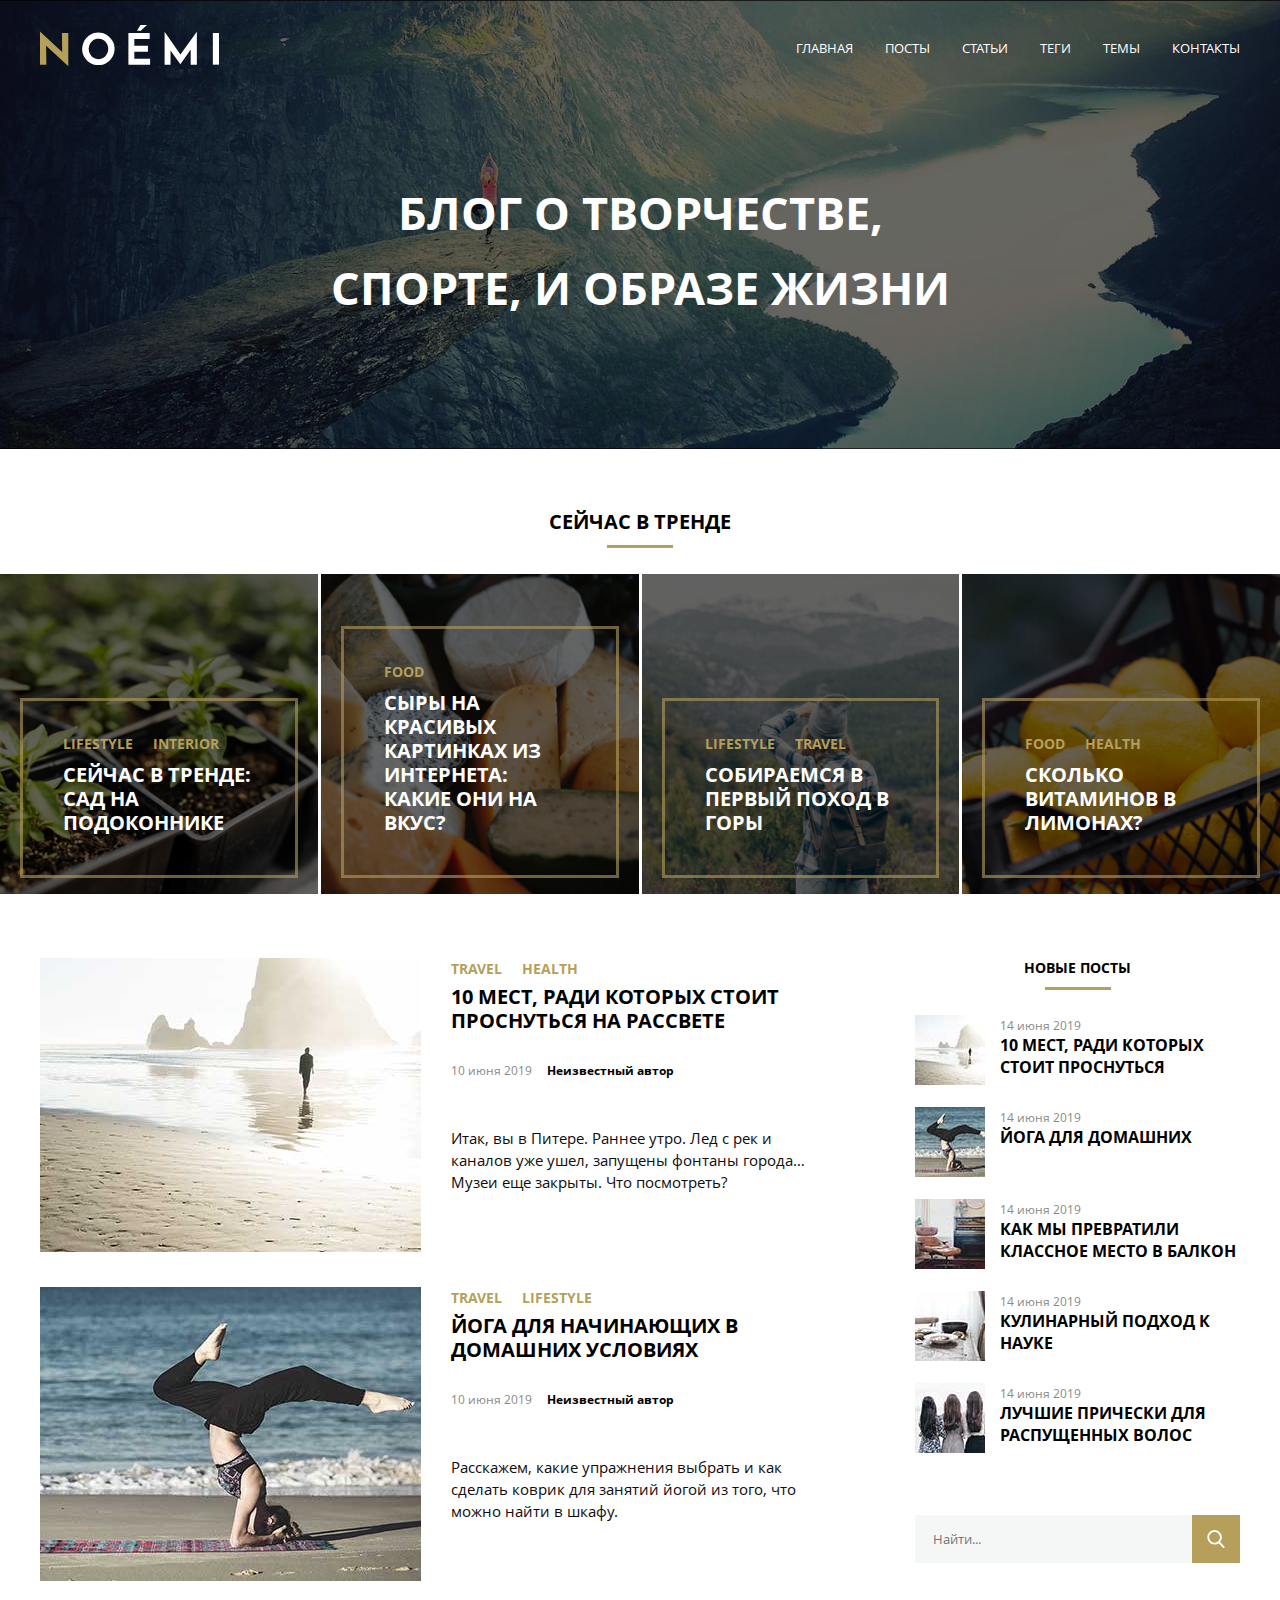
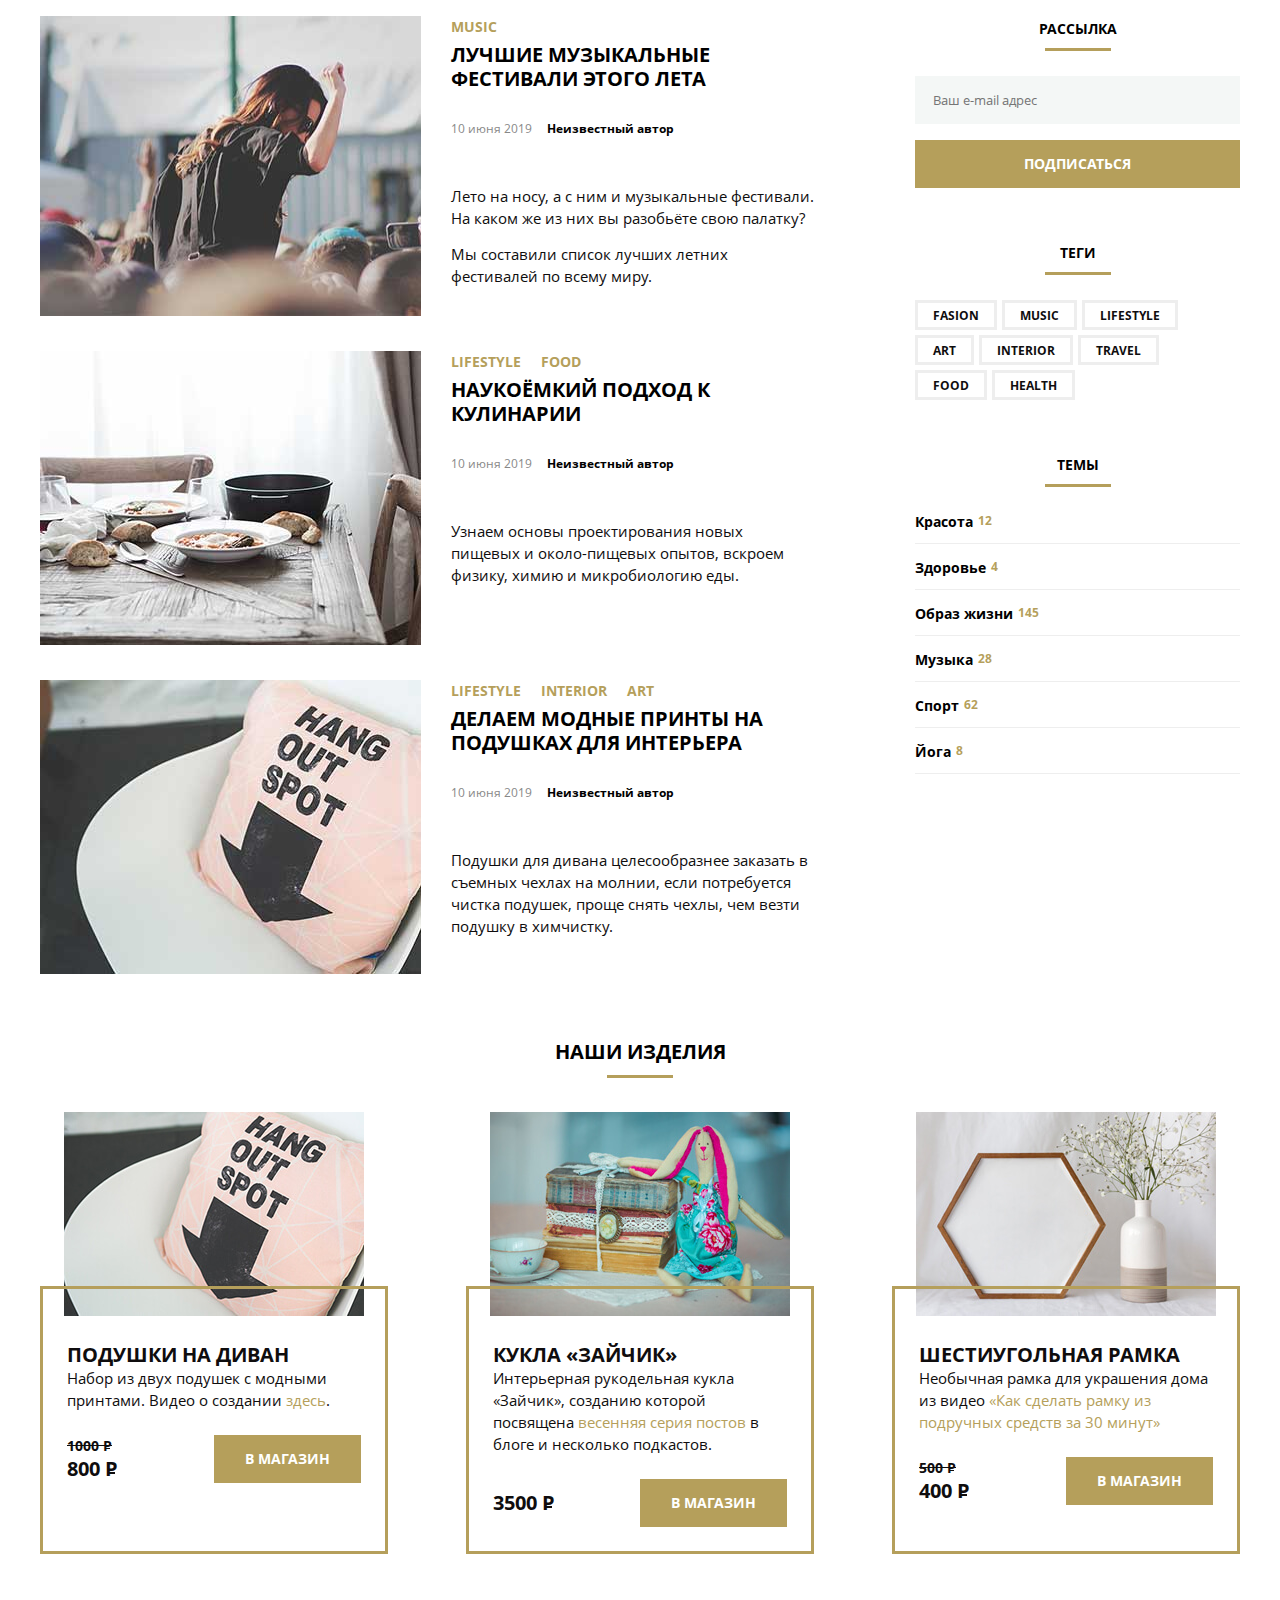
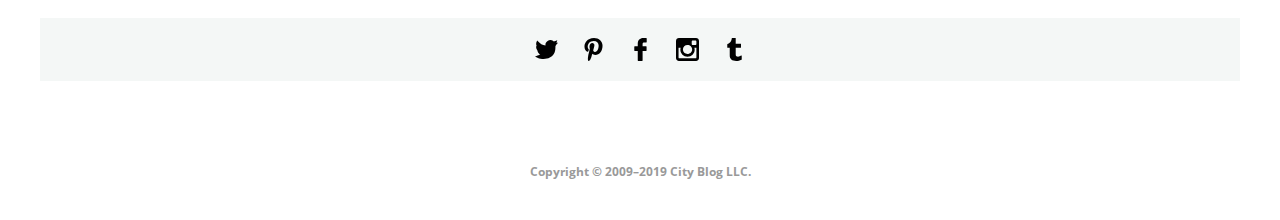
<file: index.html>
<!DOCTYPE html>
<html lang="en">

<head>
  <meta charset="UTF-8">
  <meta http-equiv="X-UA-Compatible" content="IE=edge">
  <meta name="viewport" content="width=device-width, initial-scale=1.0">
  <title>Дипломная работа "Адаптивная и мобильная верстка"</title>
  <link rel="stylesheet" href="css/style.css">
</head>

<body>
  <!-- =================== Header ============================== -->
  <header class="header">
    <div class="wrapper">
      <div class="header-logo">
        <div class="logo">
          <a href="#0">
            <img src="svg/noemi-logo.svg" alt="Логотип">
          </a>
        </div>
        <nav class="header-nav">
          <ul class="menu-list">
            <li class="menu-list-item"><a class="menu-link" href="#0">Главная</a></li>
            <li class="menu-list-item"><a class="menu-link" href="#0">Посты</a></li>
            <li class="menu-list-item"><a class="menu-link" href="#0">Статьи</a></li>
            <li class="menu-list-item"><a class="menu-link" href="#0">Теги</a></li>
            <li class="menu-list-item"><a class="menu-link" href="#0">Темы</a></li>
            <li class="menu-list-item"><a class="menu-link" href="#0">Контакты</a></li>
          </ul>
          <div class="header-burger">
            <a class="header-burger-link" href="#0">
              <img src="svg/burger.svg" alt="" class="burger">
            </a>
          </div>
        </nav>

      </div>
      <img class="logo-mobile" src="svg/noemi-logo.svg" alt="Логотип">
      <h1 class="p-header">
        Блог о творчестве, спорте, и образе жизни
      </h1>
    </div>
  </header>
  <div class="header-trends">
    <h2 class="header-headline"><a class="aside-headline-link" href="#0">Сейчас в тренде</a></h2>
  </div>
  <div class="trends">
    <div class="trend-item">
      <div class="trend-item-image-bg_1">
        <div class="trend-item-content">
          <div class="trend-tags">
            <ul class="trend-menu-list">
              <li class="trend-menu-list-item"><a class="trend-menu-link" href="#0">Lifestyle</a></li>
              <li class="trend-menu-list-item"><a class="trend-menu-link" href="#0">Interior</a></li>
            </ul>
          </div>
          <h3 class="trend-item-description">
            <a class="trend-header-link" href="#0">Сейчас в тренде: сад
              на подоконнике</a>
            </h3>
        </div>
      </div>
    </div>
    <div class="trend-item">
      <div class="trend-item-image-bg_2">
        <div class="trend-item-content">
          <div class="trend-tags">
            <ul class="trend-menu-list">
              <li class="trend-menu-list-item"><a class="trend-menu-link" href="#0">Food</a></li>
            </ul>
          </div>
          <h3 class="trend-item-description">
            <a class="trend-header-link" href="#0">Cыры на красивых
              картинках из интернета: какие они на вкус?</a>
          </h3>
        </div>
      </div>
    </div>
    <div class="trend-item">
      <div class="trend-item-image-bg_3">
        <div class="trend-item-content">
          <div class="trend-tags">
            <ul class="trend-menu-list">
              <li class="trend-menu-list-item"><a class="trend-menu-link" href="#0">Lifestyle</a></li>
              <li class="trend-menu-list-item"><a class="trend-menu-link" href="#0">Travel</a></li>
            </ul>
          </div>
          <h3 class="trend-item-description">
            <a class="trend-header-link" href="#0">Собираемся в первый поход в горы</a>
          </h3>
        </div>
      </div>
    </div>
    <div class="trend-item">
      <div class="trend-item-image-bg_4">
        <div class="trend-item-content">
          <div class="trend-tags">
            <ul class="trend-menu-list">
              <li class="trend-menu-list-item"><a class="trend-menu-link" href="#0">Food</a></li>
              <li class="trend-menu-list-item"><a class="trend-menu-link" href="#0">Health</a></li>
            </ul>
          </div>
          <h3 class="trend-item-description">
            <a class="trend-header-link" href="#0">Сколько витаминов в лимонах?</a>
          </h3>
        </div>
      </div>
    </div>
  </div>
  <!-- =============== Main Aside ================================== -->
  <div class="wrapper-main-aside">
    <main class="articles">
      <!-- =============== begin of article 1 ================================== -->
      <article class="article">
        <img class="article-img" src="images/last-post1.jpg" alt="Новость">
        <div class="article-content-wrapper">
          <div class="article-tags">
            <ul class="article-menu-list">
              <li class="article-menu-list-item"><a class="article-menu-link" href="#0">Travel</a></li>
              <li class="article-menu-list-item"><a class="article-menu-link" href="#0">Health</a></li>
            </ul>
          </div>
          <div>
            <h2 class="article-header">
              <a class="article-header-link" href="#0">
                10 мест, ради которых стоит проснуться на рассвете
              </a>
            </h2>
          </div>
          <div class="article-date-author">
            <time class="article-date" datetime="2019-06-10">10 июня 2019</time>
            <div class="article-author">
              <a class="article-author-link" href="#0">
                Неизвестный автор
              </a>
            </div>
          </div>
          <p class="article-content">
            Итак, вы в Питере. Раннее утро. Лед с рек и каналов уже ушел, запущены фонтаны города… Музеи еще закрыты.
            Что посмотреть?
          </p>
        </div>
      </article>
      <!-- =============== end of article ================================== -->
      <!-- =============== begin of article 2 ================================== -->
      <article class="article">
        <img class="article-img" src="images/last-post2.jpg" alt="Новость">
        <div class="article-content-wrapper">
          <div class="article-tags">
            <ul class="article-menu-list">
              <li class="article-menu-list-item"><a class="article-menu-link" href="#0">Travel</a></li>
              <li class="article-menu-list-item"><a class="article-menu-link" href="#0">Lifestyle</a></li>
            </ul>
          </div>
          <div>
            <h2 class="article-header">
              <a class="article-header-link" href="#0">
                Йога для начинающих в домашних условиях
              </a>
            </h2>
          </div>
          <div class="article-date-author">
            <time class="article-date" datetime="2019-06-10">10 июня 2019</time>
            <div class="article-author">
              <a class="article-author-link" href="#0">
                Неизвестный автор
              </a>
            </div>
          </div>
          <p class="article-content">
            Расскажем, какие упражнения выбрать и как сделать коврик для занятий йогой из того, что можно найти в
            шкафу.
          </p>
        </div>
      </article>
      <!-- =============== end of article ================================== -->
      <!-- =============== begin of article 3 ================================== -->
      <article class="article">
        <img class="article-img" src="images/last-post3.jpg" alt="Новость">
        <div class="article-content-wrapper">
          <div class="article-tags">
            <ul class="article-menu-list">
              <li class="article-menu-list-item"><a class="article-menu-link" href="#0">Music</a></li>
            </ul>
          </div>
          <div>
            <h2 class="article-header">
              <a class="article-header-link" href="#0">
                Лучшие музыкальные фестивали этого лета
              </a>
            </h2>
          </div>
          <div class="article-date-author">
            <time class="article-date" datetime="2019-06-10">10 июня 2019</time>
            <div class="article-author">
              <a class="article-author-link" href="#0">
                Неизвестный автор
              </a>
            </div>
          </div>
          <p class="article-content">
            Лето на носу, а с ним и музыкальные фестивали. На каком же из них вы разобьёте свою палатку?
          </p>
          <p class="article-content">
            Мы составили список лучших летних фестивалей по всему миру.
          </p>
        </div>
      </article>
      <!-- =============== end of article ================================== -->
      <!-- =============== begin of article 4 ================================== -->
      <article class="article">
        <img class="article-img" src="images/last-post4.jpg" alt="Новость">
        <div class="article-content-wrapper">
          <div class="article-tags">
            <ul class="article-menu-list">
              <li class="article-menu-list-item"><a class="article-menu-link" href="#0">LifeStyle</a></li>
              <li class="article-menu-list-item"><a class="article-menu-link" href="#0">Food</a></li>
            </ul>
          </div>
          <div>
            <h2 class="article-header">
              <a class="article-header-link" href="#0">
                Наукоёмкий подход к кулинарии
              </a>
            </h2>
          </div>
          <div class="article-date-author">
            <time class="article-date" datetime="2019-06-10">10 июня 2019</time>
            <div class="article-author">
              <a class="article-author-link" href="#0">
                Неизвестный автор
              </a>
            </div>
          </div>
          <p class="article-content">
            Узнаем основы проектирования новых пищевых и около-пищевых опытов, вскроем физику, химию и микробиологию
            еды.
          </p>
        </div>
      </article>
      <!-- =============== end of article ================================== -->
      <!-- =============== begin of article 5 ================================== -->
      <article class="article">
        <img class="article-img" src="images/last-post5.jpg" alt="Новость">
        <div class="article-content-wrapper">
          <div class="article-tags">
            <ul class="article-menu-list">
              <li class="article-menu-list-item"><a class="article-menu-link" href="#0">LifeStyle</a></li>
              <li class="article-menu-list-item"><a class="article-menu-link" href="#0">Interior</a></li>
              <li class="article-menu-list-item"><a class="article-menu-link" href="#0">Art</a></li>
            </ul>
          </div>
          <div>
            <h2 class="article-header">
              <a class="article-header-link" href="#0">
                делаем модные принты на подушках для интерьера
              </a>
            </h2>
          </div>
          <div class="article-date-author">
            <time class="article-date" datetime="2019-06-10">10 июня 2019</time>
            <div class="article-author">
              <a class="article-author-link" href="#0">
                Неизвестный автор
              </a>
            </div>
          </div>
          <p class="article-content">
            Подушки для дивана целесообразнее заказать в съемных чехлах на молнии, если потребуется чистка подушек,
            проще снять чехлы, чем везти подушку в химчистку.
          </p>
        </div>
      </article>
      <!-- =============== end of article ================================== -->
    </main>
    <!-- =============== aside ================================== -->
    <aside class="aside">
      <section class="section-posts">
        <h2 class="aside-headline"><a class="aside-headline-link" href="#0">Новые посты</a></h2>
        <div class="aside-new-posts">
          <!-- =============== begin aside-post ================================== -->
          <article class="aside-article">
            <div class="aside-article-img">
              <img src="images/2.jpg" alt="Новость">
            </div>
            <div class="aside-article-content">
              <time class="article-date" datetime="2019-06-14">14 июня 2019</time>
              <h3 class="aside-article-header">
                <a class="aside-article-header-link" href="#0">
                  10 мест, ради которых стоит проснуться
                </a>
              </h3>

            </div>
          </article>
          <!-- =============== end aside-post ================================== -->
          <!-- =============== begin aside-post ================================== -->
          <article class="aside-article">
            <div class="aside-article-img">
              <img src="images/151.jpg" alt="Новость">

            </div>
            <div class="aside-article-content">
              <time class="article-date" datetime="2019-06-14">14 июня 2019</time>
              <h3 class="aside-article-header">
                <a class="aside-article-header-link" href="#0">
                  Йога для домашних
                </a>
              </h3>

            </div>
          </article>
          <!-- =============== end aside-post ================================== -->
          <!-- =============== begin aside-post ================================== -->
          <article class="aside-article">
            <div class="aside-article-img">
              <img src="images/45.jpg" alt="Новость">
            </div>
            <div class="aside-article-content">
              <time class="article-date" datetime="2019-06-14">14 июня 2019</time>
              <h3 class="aside-article-header">
                <a class="aside-article-header-link" href="#0">
                  Как мы превратили классное место в балкон
                </a>
              </h3>
            </div>
          </article>
          <!-- =============== end aside-post ================================== -->
          <!-- =============== begin aside-post ================================== -->
          <article class="aside-article">
            <div class="aside-article-img">

              <img src="images/501.jpg" alt="Новость">
            </div>
            <div class="aside-article-content">
              <time class="article-date" datetime="2019-06-14">14 июня 2019</time>
              <h3 class="aside-article-header">
                <a class="aside-article-header-link" href="#0">
                  Кулинарный подход к науке
                </a>
              </h3>
            </div>
          </article>
          <!-- =============== end aside-post ================================== -->
          <!-- =============== begin aside-post ================================== -->
          <article class="aside-article">
            <div class="aside-article-img">
              <img src="images/7.jpg" alt="Новость">

            </div>
            <div class="aside-article-content">
              <time class="article-date" datetime="2019-06-14">14 июня 2019</time>
              <h3 class="aside-article-header">
                <a class="aside-article-header-link" href="#0">
                  Лучшие прически для распущенных волос
                </a>
              </h3>
            </div>
          </article>
          <!-- =============== end aside-post ================================== -->
          <div class="aside-article-find">
            <form class="aside-form" action="#0">
              <div class="aside-search">
                <label class="label-input">
                  <span class="screen-reader">
                    поле поиска по сайту
                  </span>
                  <input class="aside-input" type="search" placeholder="Найти..." required>
                </label>
                <label>
                  <button class="aside-button-search" type="submit">
                    <span class="screen-reader">
                      Кнопка поиска по сайту
                    </span>
                  </button>
                </label>
              </div>
            </form>
          </div>
        </div>
      </section>
      <section class="section-mailing">
        <h2 class="aside-headline"><a class="aside-headline-link" href="#0">Рассылка</a></h2>
        <form class="aside-form" action="#0">
          <label class="label-mailing">
            <span class="screen-reader">
              поле ввода e-mail для рассылки
            </span>
            <input class="aside-input" type="email" placeholder="Ваш e-mail адрес" required>
          </label>
          <label>
            <span class="screen-reader">
              Кнопка для подписки
            </span>
            <button class="aside-button-mailing" type="submit">Подписаться</button>
          </label>
        </form>
      </section>
      <section class="section-tags">
        <h2 class="aside-headline"><a class="aside-headline-link" href="#0">Теги</a></h2>
        <div class="aside-tags">
          <div class="tag">
            <a class="tag-item" href="#0">Fasion</a>
          </div>
          <div class="tag">
            <a class="tag-item" href="#0">MuSiC</a>
          </div>
          <div class="tag">
            <a class="tag-item" href="#0">LifeStyle</a>
          </div>
          <div class="tag">
            <a class="tag-item" href="#0">Art</a>
          </div>
          <div class="tag">
            <a class="tag-item" href="#0">Interior</a>
          </div>
          <div class="tag">
            <a class="tag-item" href="#0">Travel</a>
          </div>
          <div class="tag">
            <a class="tag-item" href="#0">Food</a>
          </div>
          <div class="tag">
            <a class="tag-item" href="#0">
              <span class="screen-reader"></span>Health
            </a>
          </div>
        </div>
      </section>
      <section class="section-topics">
        <h2 class="aside-headline"><a class="aside-headline-link" href="#0">Темы</a></h2>
        <ul class="topics-items">
          <li class="topics-item">
            <div class="topics-item-name">
              Красота
            </div>
            <div class="topics-item-count">
              12
            </div>
          </li>
          <li class="topics-item">
            <div class="topics-item-name">
              Здоровье
            </div>
            <div class="topics-item-count">
              4
            </div>
          </li>
          <li class="topics-item">
            <div class="topics-item-name">
              Образ жизни
            </div>
            <div class="topics-item-count">
              145
            </div>
          </li>
          <li class="topics-item">
            <div class="topics-item-name">
              Музыка
            </div>
            <div class="topics-item-count">
              28
            </div>
          </li>
          <li class="topics-item">
            <div class="topics-item-name">
              Спорт
            </div>
            <div class="topics-item-count">
              62
            </div>
          </li>
          <li class="topics-item">
            <div class="topics-item-name">
              Йога
            </div>
            <div class="topics-item-count">
              8
            </div>
          </li>
        </ul>
      </section>

    </aside>
  </div>
  <!-- =============== Shop items ================================== -->
  <div class="wrapper-shop">
    <div class="shop-header">
      <h2 class="header-headline"><a class="aside-headline-link" href="#0">Наши изделия</a></h2>
    </div>
    <div class="wrapper-shop-items">
      <!-- 1 Shop-Item beginning -->
      <div class="shop-item">
        <picture>
          <source media="(min-width: 641px) and (max-width: 1200px)" srcset="images/shop-item-tablet1.jpg">
          <source media="(max-width: 640px)" srcset="images/shop-item-mobile1.jpg">
          <img src="images/shop-item-desk1.jpg" alt="товар 1" class="shop-item-img">
        </picture>
        <div class="shop-item-border">
          <p class="shop-item-title">Подушки на диван</p>
          <p class="shop-item-description">
            Набор из двух подушек с модными принтами. Видео о создании <a class="shop-item-description-link"
              href="">здесь</a>.
          </p>
          <div class="shop-item-commerce">
            <div class="shop-item-commerce-price">
              <div class="shop-item-commerce-price-old">1000 Р</div>
              <div class="shop-item-commerce-price-new">800 Р</div>
            </div>
            <div class="shop-item-commerce-button">
              <form class="shop-form" action="#0">
                <label>
                  <span class="screen-reader">
                    Переход в магазин
                  </span>
                  <button class="aside-button-shop" type="submit">В магазин</button>
                </label>
              </form>
            </div>
          </div>
        </div>
      </div>
      <!-- Shop-Item end -->
      <!-- 2 Shop-Item beginning -->
      <div class="shop-item">
        <picture>
          <source media="(min-width: 641px) and (max-width: 1200px)" srcset="images/shop-item-tablet2.jpg">
          <source media="(max-width: 640px)" srcset="images/shop-item-mobile2.jpg">
          <img src="images/shop-item-desk2.jpg" alt="товар 2" class="shop-item-img">
        </picture>
        <div class="shop-item-border">
          <p class="shop-item-title">Кукла «Зайчик»</p>
          <p class="shop-item-description">
            Интерьерная рукодельная кукла «Зайчик», созданию которой посвящена <a class="shop-item-description-link"
              href="">весенняя серия постов</a> в блоге и несколько подкастов.
          </p>
          <div class="shop-item-commerce">
            <div class="shop-item-commerce-price">
              <div class="shop-item-commerce-price-new">3500 Р</div>
            </div>
            <div class="shop-item-commerce-button">
              <form class="shop-form" action="#0">
                <label>
                  <span class="screen-reader">
                    Переход в магазин
                  </span>
                  <button class="aside-button-shop" type="submit">В магазин</button>
                </label>
              </form>
            </div>
          </div>
        </div>
      </div>
      <!-- Shop-Item end -->
      <!-- 3 Shop-Item beginning -->
      <div class="shop-item">
        <picture>
          <source media="(min-width: 641px) and (max-width: 1200px)" srcset="images/shop-item-tablet3.jpg">
          <source media="(max-width: 640px)" srcset="images/shop-item-mobile3.jpg">
          <img src="images/shop-item-desk3.jpg" alt="товар 3" class="shop-item-img">
        </picture>
        <div class="shop-item-border">
          <p class="shop-item-title">Шестиугольная рамка</p>
          <p class="shop-item-description">
            Необычная рамка для украшения дома из видео
            <a class="shop-item-description-link" href="">
              «Как сделать рамку из подручных средств за 30 минут»
            </a>
          </p>
          <div class="shop-item-commerce">
            <div class="shop-item-commerce-price">
              <div class="shop-item-commerce-price-old">500 Р</div>
              <div class="shop-item-commerce-price-new">400 Р</div>
            </div>
            <div class="shop-item-commerce-button">
              <form class="shop-form" action="#0">
                <label>
                  <span class="screen-reader">
                    Переход в магазин
                  </span>
                  <button class="aside-button-shop" type="submit">В магазин</button>
                </label>
              </form>
            </div>
          </div>
        </div>
      </div>
      <!-- Shop-Item end -->
    </div>
  </div>
  <!-- =============== Footer ================================== -->
  <footer>
    <div class="wrapper-bottom">
      <ul class="bottom-links-items">
        <li class="bottom-links-item">
          <a class="bottom-socnetwork-twitter" href="#0">
            <span class="screen-reader">twitter</span>
          </a>
        </li>
        <li class="bottom-links-item">
          <a class="bottom-socnetwork-pinterest" href="#0">
            <span class="screen-reader">pinterest</span>
          </a>
        </li>
        <li class="bottom-links-item">
          <a class="bottom-socnetwork-facebook" href="#0">
            <span class="screen-reader">facebook</span>
          </a>
        </li>
        <li class="bottom-links-item">
          <a class="bottom-socnetwork-instagram" href="#0">
            <span class="screen-reader">instagram</span>
          </a>
        </li>
        <li class="bottom-links-item">
          <a class="bottom-socnetwork-tumblr" href="#0">
            <span class="screen-reader">tumblr</span>
          </a>
        </li>
      </ul>
      <div class="bottom-copiright">
        <p>Copyright © 2009–2019 City Blog LLC.</p>
      </div>
    </div>
  </footer>

  <div class="popupback _hidden">
    <div class="popup">
      <button class="popup-close">
        <!-- <img src="svg/form-x.svg" alt="Закрыть"> -->
      </button>
      <p class="popup-headline">Ваш фидбек</p>
      <form class="popup-form" action="#0">
        <label class="select-group">
          <span class="select-label">Как часто вы заходите на сайт?</span>
          <select class="select">
            <option value="oneday" selected>Почти каждый день</option>
            <option value="oneween">Раз в неделю</option>
            <option value="oneyear">Не чаще раза в год</option>
          </select>
        </label>
        <div class="radio-group">
          <span class="radio-label">Вы подписаны на e-mail рассылку?</span>
          <div class="radio">
            <label class="radio_label">
              <input class="padio-button" name="q-email" type="radio" value="yes">
              <span class="radio-span">Да</span>
            </label>
            <label class="radio_label">
              <input class="padio-button" name="q-email" type="radio" value="no" checked>
              <span class="radio-span">Нет</span>
            </label>
          </div>
        </div>
        <label class="field-group">
          <span class="field-label">Расскажите, какой контент вы хотели бы видеть
            на нашем сайте?
          </span>
          <textarea class="textarea" placeholder="Может больше рецептов?" required></textarea>
        </label>
        <button class="popup-button" type="submit">
          <span class="screen-reader">
            Кнопка для отправки информации
          </span>
          Отправить
        </button>
      </form>
    </div>
  </div>
</body>

</html>
</file>
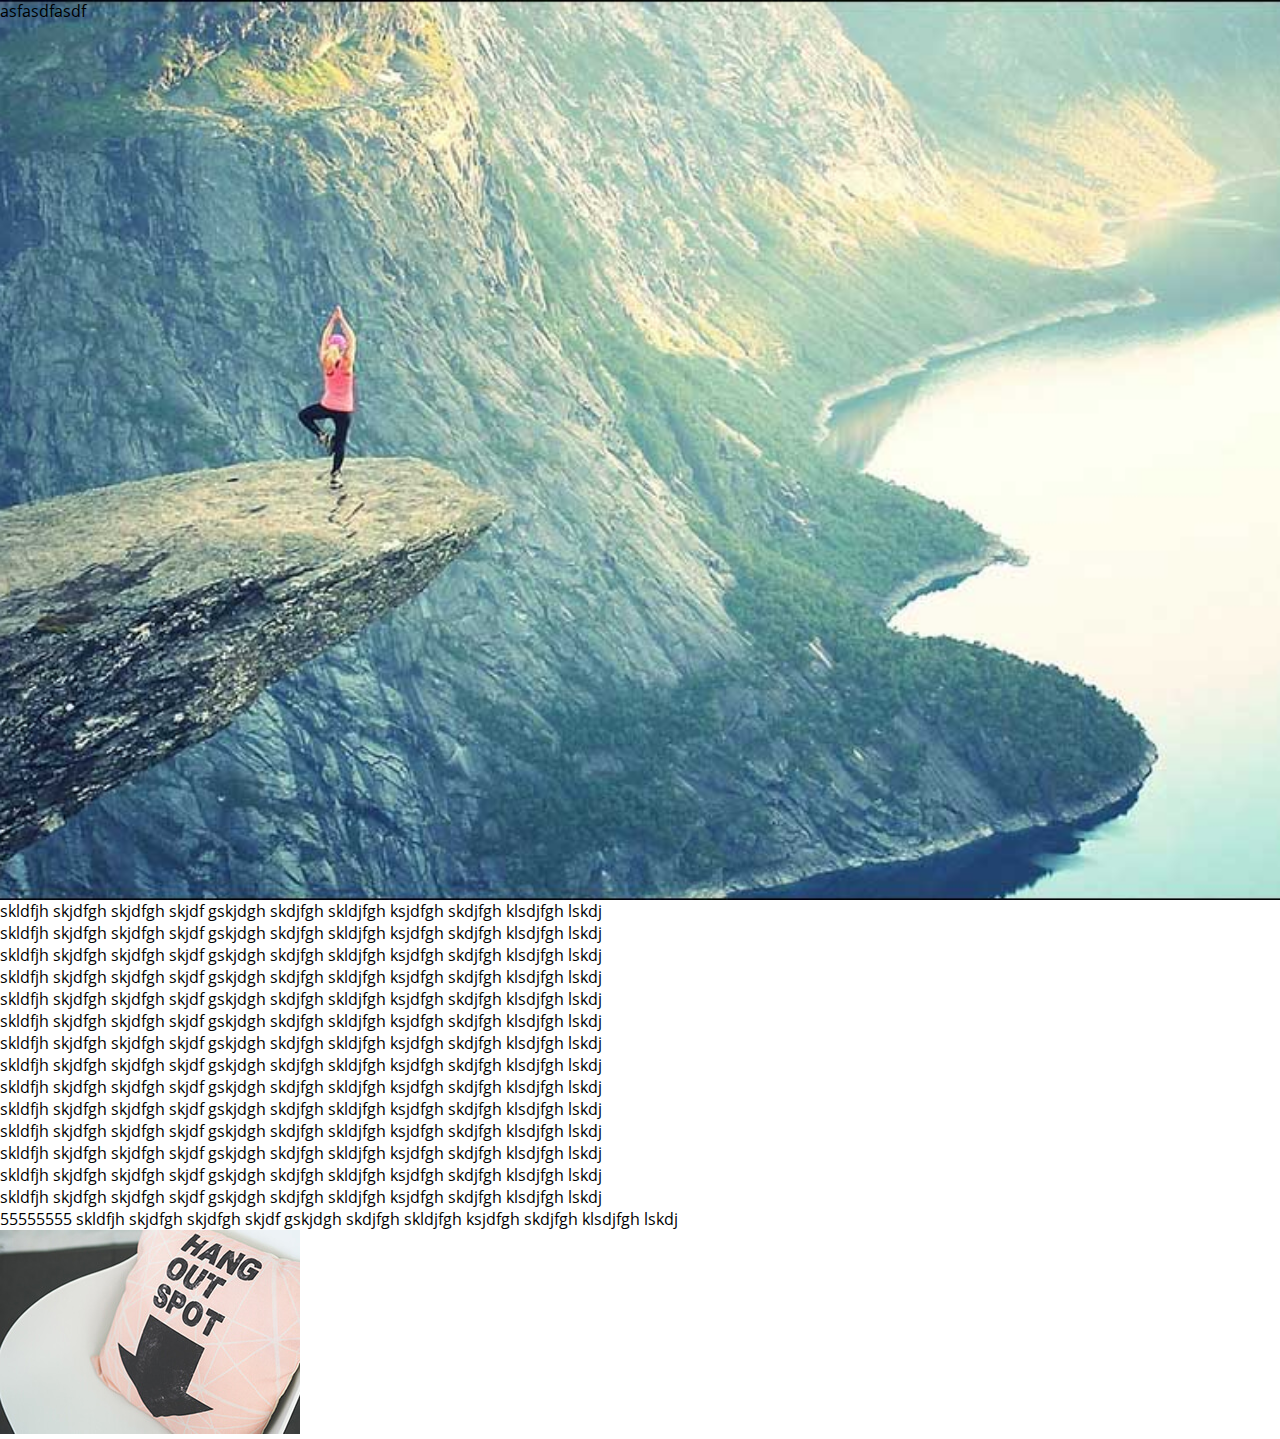
<file: shop.html>
<!DOCTYPE html>
<html lang="en">

<head>
  <meta charset="UTF-8">
  <meta http-equiv="X-UA-Compatible" content="IE=edge">
  <meta name="viewport" content="width=device-width, initial-scale=1.0">
  <link rel="stylesheet" href="css/shop.css">
  <link rel="stylesheet" href="css/style.css">
  <title>Document</title>
</head>

<body>
  <div class="basa">
    asfasdfasdf
  </div>
  <p> skldfjh skjdfgh skjdfgh skjdf gskjdgh skdjfgh skldjfgh ksjdfgh skdjfgh klsdjfgh lskdj </p>
  <p> skldfjh skjdfgh skjdfgh skjdf gskjdgh skdjfgh skldjfgh ksjdfgh skdjfgh klsdjfgh lskdj </p>
  <p> skldfjh skjdfgh skjdfgh skjdf gskjdgh skdjfgh skldjfgh ksjdfgh skdjfgh klsdjfgh lskdj </p>
  <p> skldfjh skjdfgh skjdfgh skjdf gskjdgh skdjfgh skldjfgh ksjdfgh skdjfgh klsdjfgh lskdj </p>
  <p> skldfjh skjdfgh skjdfgh skjdf gskjdgh skdjfgh skldjfgh ksjdfgh skdjfgh klsdjfgh lskdj </p>
  <p> skldfjh skjdfgh skjdfgh skjdf gskjdgh skdjfgh skldjfgh ksjdfgh skdjfgh klsdjfgh lskdj </p>
  <p> skldfjh skjdfgh skjdfgh skjdf gskjdgh skdjfgh skldjfgh ksjdfgh skdjfgh klsdjfgh lskdj </p>
  <p> skldfjh skjdfgh skjdfgh skjdf gskjdgh skdjfgh skldjfgh ksjdfgh skdjfgh klsdjfgh lskdj </p>
  <p> skldfjh skjdfgh skjdfgh skjdf gskjdgh skdjfgh skldjfgh ksjdfgh skdjfgh klsdjfgh lskdj </p>
  <p> skldfjh skjdfgh skjdfgh skjdf gskjdgh skdjfgh skldjfgh ksjdfgh skdjfgh klsdjfgh lskdj </p>
  <p> skldfjh skjdfgh skjdfgh skjdf gskjdgh skdjfgh skldjfgh ksjdfgh skdjfgh klsdjfgh lskdj </p>
  <p> skldfjh skjdfgh skjdfgh skjdf gskjdgh skdjfgh skldjfgh ksjdfgh skdjfgh klsdjfgh lskdj </p>
  <p> skldfjh skjdfgh skjdfgh skjdf gskjdgh skdjfgh skldjfgh ksjdfgh skdjfgh klsdjfgh lskdj </p>
  <p> skldfjh skjdfgh skjdfgh skjdf gskjdgh skdjfgh skldjfgh ksjdfgh skdjfgh klsdjfgh lskdj </p>
  <footer>
    <p> 55555555 skldfjh skjdfgh skjdfgh skjdf gskjdgh skdjfgh skldjfgh ksjdfgh skdjfgh klsdjfgh lskdj </p>
  </footer>

  <div class="_hidden">
    <div class="popup-form">
      <button class="popup-close">
        X
      </button>
      <p class="popup-headline">Ваш фидбек</p>
      <form class="popup-form" action="#0">
        <label class="select-group">
          <span class="select-label">Как часто вы заходите на сайт?</span>
          <select class="select">
            <option value="oneday" selected>Почти каждый день</option>
            <option value="oneween">Раз в неделю</option>
            <option value="oneyear">Не чаще раза в год</option>
          </select>
          <label class="radio-group"></label>
          <span class="radio-label">Вы подписаны на e-mail рассылку?</span>
          <div class="radio">
            <p><input name="q-email" type="radio" value="yes"> Да</p>
            <p><input name="q-email" type="radio" value="no" checked> Нет</p>
          </div>
        </label>
        <label class="field-group">
          <span class="field-label">Расскажите, какой контент вы хотели бы видеть
            на нашем сайте?
          </span>
          <textarea class="textarea" placeholder="Привет.." required></textarea>
        </label>
        <label class="button-group">
          <span class="screen-reader">
            Кнопка для отправки информации
          </span>
          <button class="popup-button" type="submit">Отправить</button>
        </label>
      </form>
    </div>
  </div>

  <div class="shop-item-img-wrap">
    <picture class="shop-item-img>">
      <source media="(min-width: 641px) and (max-width: 1200px)" srcset="images/shop-item-tablet1.jpg">
      <source media="(max-width: 640px)" srcset="images/shop-item-mobile1.jpg">
      <img src="images/shop-item-desk1.jpg" alt="товар 1" style="width:auto;">
    </picture>
  </div>









</body>

</html>
</file>
<file: css/style.css>
* {
  margin: 0;
  padding: 0;
  box-sizing: border-box;
  font-family: 'Open Sans'
}

@font-face {
  font-family: 'Open Sans';
  src: url("../fonts/OpenSans-Regular.woff");
  font-weight: 400;
  font-style: normal
}

@font-face {
  font-family: 'Open Sans';
  src: url("../fonts/OpenSans-Bold.woff");
  font-weight: 700;
  font-style: normal
}

.header {
  text-align: center;
  background-image: url("../images/banner-bg.jpg");
  background-repeat: no-repeat;
  background-position: center center;
  background-size: cover;
  background-color: #000000;
  color: white;
  position: relative;
  z-index: 0;
}

.header::after {
  z-index: -1;
  content: "";
  position: absolute;
  top: 0;
  right: 0;
  bottom: 0;
  left: 0;
  background-color: #000000;
  opacity: 0.6;
}

.wrapper,
.wrapper-main-aside,
.wrapper-bottom,
.wrapper-shop,
.wrapper-shop-items {
  max-width: 1200px;
  margin-left: auto;
  margin-right: auto;
}

.header-logo {
  padding-top: 25px;
  display: flex;
  justify-content: space-between;
  align-items: center;
}

.logo {
  width: 179px;
}

.logo-mobile {
  display: none;
}
.menu-list {
  display: flex;
  width: auto;
  text-align: right;
}

.menu-list-item {
  list-style-type: none;
  text-transform: uppercase;
  font-size: 13px;
}

.menu-link {
  font-family: 'Open Sans';
  color: white;
  text-decoration: none;
}

.menu-list-item:nth-child(n+2) {
  margin-left: 32px;
}

.p-header {
  display: block;
  max-width: 687px;
  padding-top: 104px;
  padding-bottom: 124px;
  margin-left: auto;
  margin-right: auto;
  font-size: 45px;
  line-height: 75px;
  font-weight: 700;
  text-transform: uppercase;
}

.header-trends {
  padding: 59px 0 1px 0;
}

.header-headline {
  text-align: center;
  font-size: 20px;
  text-transform: uppercase;
  margin-bottom: 25px;
}

.trend-item-image-bg_1,
.trend-item-image-bg_2,
.trend-item-image-bg_3,
.trend-item-image-bg_4 {
  width: 100%;
  height: 100%;
  background-repeat: no-repeat;
  background-position: center center;
  background-size: cover;
  background-color: #eff6f1;
  color: white;
  position: relative;
  z-index: 0;
  display: flex;
  flex-direction: column;
  justify-content: flex-end;
  padding: 16px 20px 16px 20px;
}

.trend-item-image-bg_1 {
  background-image: url("../images/trend1.jpg");
}

.trend-item-image-bg_2 {
  background-image: url("../images/trend2.jpg");
}

.trend-item-image-bg_3 {
  background-image: url("../images/trend3.jpg");
}

.trend-item-image-bg_4 {
  background-image: url("../images/trend4.jpg");
}

.trend-item-image-bg_1::after,
.trend-item-image-bg_2::after,
.trend-item-image-bg_3::after,
.trend-item-image-bg_4::after {
  z-index: -1;
  content: "";
  position: absolute;
  top: 0;
  right: 0;
  bottom: 0;
  left: 0;
  background-color: #000000;
  opacity: 0.6;
}

.trend-item-content {
  background-color: rgba(0,0,0,0.0);
  border: 3px solid rgba(181,159,91,0.6);
  padding: 32px 40px 40px 40px;
}

.trend-item-description {
  margin-top: 10px;
  font-size: 20px;
  line-height: 24px;
  font-weight: 700;
  text-transform: uppercase;
  color: #ffffff;
}

.trend-header-link {
  text-decoration: none;
  color: #ffffff;
}

.wrapper-main-aside {
  display: flex ;
}


.articles {
  min-width: 200px;
  max-width: 800px;
}

.article {
  display: flex;
  margin-top: 35px;
}

.article-img {
  display: block;
  /* min-width: 381px; */
  max-width: 381px;
  background-color: #ddd;
  background-size: 381px;

}

.article-content-wrapper {
  margin-left: 30px;
  padding-bottom: 15px;
  margin-right: 3px;
}

.article-tags,
.trend-tags {
  font-size: 14px;
  font-weight: 700;
  text-transform: uppercase;
  margin-top: 1px;
  text-align: left;
}

.article-menu-list,
.trend-menu-list {
  display: flex;
  width: auto;
  flex-wrap: wrap ;
}

.article-menu-list-item,
.trend-menu-list-item {
  list-style-type: none;
  text-transform: uppercase;
  margin-right: 20px;
}

.article-menu-link,
.trend-menu-link {
  font-family: 'Open Sans';
  text-decoration: none;
  color: #b59f5b;
}

.article-header {
  font-family: 'Open Sans';
  font-size: 20px;
  line-height: 24px;
  font-weight: 700;
  text-transform: uppercase;
  color: #0f0d0e;
  margin-top: 7px;
}

.article-date-author {
  display: flex;
  margin-top: 29px;
  margin-bottom: 48px;
}

.article-date {
  font-size: 12px;
  font-weight: 400;
  color: #888;
  white-space: nowrap ;
}

.article-author {
  font-size: 12px;
  font-weight: 700;
  color: #000;
  margin-left: 15px;
}

.article-header-link,
.article-author-link,
.aside-headline-link,
.aside-article-header-link {
  text-decoration: none;
  color: #000;
}

.article-content {
  margin-bottom: 14px;
  font-size: 15px;
  line-height: 22px;
  font-weight: 400;
  color: #0f0d0e;
}

.aside {
  margin-left: 98px;
}

.aside-headline {
  text-align: center;
  font-size: 14px;
  text-transform: uppercase;
  margin: 35px 0 25px 0;
}

.aside-headline::after,
.header-headline::after {
  content: "";
  display: block;
  width: 66px;
  height: 3px;
  margin-left: auto;
  margin-right: auto;
  margin-top: 10px;
  background-color: #b59f5b;
}

.aside-article {
  display: flex;
  margin-top: 18px;
  font-size: 14px;
}

.aside-article-img {
  width: 70px;
}

.aside-article-content {
  margin-left: 15px;
}

.aside-article-header {
  text-transform: uppercase;
}

.aside-article-find {
  margin-top: 58px;
}

.aside-form {
  margin-bottom: 55px;
}

.aside-search {
  display: flex;
  width: 100%;
}

.label-input {
  display: block;
  height: 49px;
  flex-grow: 1;
}

.aside-input {
  width: 100%;
  height: 48px;
  padding: 0 18px 0 18px;
  background-color: #f4f7f6;
  border: none;
}

.aside-button-search{
  display: block;
  border: none;
  width: 48px;
  height: 48px;
  background-color: #b59f5b;
  background-image: url("../svg/search.svg");
  background-size: 18px;
  background-repeat: no-repeat;
  background-position: center center;
}

.aside-button-mailing {
  margin-top: 16px;
  display: block;
  border: none;
  height: 48px;
  width: 100%;
  background-color: #b59f5b;
  color: #fff;
  font-size: 14px;
  text-transform: uppercase;
  font-weight: 700;
}

.section-tags {
  margin-bottom: 50px;
}

.aside-tags {
  display: flex;
  flex-wrap: wrap;
}

.tag {
  height: 30px;
  background-color: rgba(244,243,241,0.0);
  border: 3px solid #eeeeee;
  padding-top: 4px;
  padding-left: 15px;
  padding-right: 15px;
  margin-right: 5px;
  margin-bottom: 5px;
}

.tag-item {
  display: block;
  font-size: 12px;
  font-weight: 700;
  text-transform: uppercase;
  color: #0f0d0e;
  text-decoration: none;
  text-align: center;
}

.section-topics {
    margin-bottom: 60px;
}

.topics-items {
    list-style-type: none;
}

.topics-item {
  display: flex;
  padding-bottom: 14px;
  flex-wrap: wrap;
}

.topics-item::after {
  content: "";
  display: block;
  width: 100%;
  height: 1px;
  margin-left: auto;
  margin-right: auto;
  margin-top: 12px;
  background-color: #eee;
}

.topics-item-name {
  font-size: 14px;
  font-weight: 700;
  color: #000000;
}

.topics-item-count {
  margin-left: 5px;
  font-size: 12px;
  font-weight: 700;
  color: #b59f5b;
}

.shop-header {
  margin-top: 64px;
}

.wrapper-shop-items {
  margin-top: 34px;
  display: flex;
  justify-content: space-between;
  flex-wrap: wrap;
}

.shop-item {
  width: 348px;
  margin-bottom: 24px;
  display: flex;
  flex-direction: column;
  align-items: center;
}

.ddd {
  margin: 0;
}

.shop-item-img {
  display: block;
  max-width: 100%;
  height: auto;
  background-color: #eff6f1;
  align-items: center;
}

.shop-item-border {
  border: 3px solid #b59f5b;
  width: 100%;
  padding: 54px 24px 24px 24px;
  margin: -30px 0 0 0;
  flex-grow: 1;
}

.shop-item-title {
  font-family: 'Open Sans';
  font-size: 20px;
  line-height: 24px;
  font-weight: 700;
  text-transform: uppercase;
  color: #0f0d0e;
}
.shop-item-description {
  font-family: 'Open Sans';
  font-size: 15px;
  line-height: 22px;
  font-weight: 400;
  color: #0f0d0e;
}

.shop-item-description-link {
  font-family: 'Open Sans';
  text-decoration: none;
  color: #b59f5b;
}

.shop-item-commerce {
  display: flex;
  margin-top: 24px;
}

.shop-item-commerce-price {
  color: #0f0d0e;
  width: 50%;
  display: flex;
  flex-direction: column;
  justify-content: center;
}

.shop-item-commerce-price-old {
  font-size: 14px;
  font-weight: 700;
  text-decoration: line-through;
  text-transform: uppercase;
  position: relative;
  align-self: flex-start;
}

.shop-item-commerce-price-new {
  font-size: 20px;
  font-weight: 700;
  text-transform: uppercase;
  position: relative;
  align-self: flex-start;
}

.shop-item-commerce-price-old::after,
.shop-item-commerce-price-new::after {
  position: absolute;
  content: "";
  display: block;
  width: 0.357em;
  height: 0.107em;
  top: 0.857em;
  right: 0.142em;
  background-color: #0f0d0e;
}

.shop-item-commerce-button {
  width: 50%;
}

.aside-button-shop{
  display: block;
  border: none;
  height: 48px;
  width: 100%;
  background-color: #b59f5b;
  color: #fff;
  font-size: 14px;
  text-transform: uppercase;
  font-weight: 700;
}

.wrapper-bottom {
  margin-top: 40px;
}

.screen-reader {
  position: absolute;
  height: 1px;
  width: 1px;
  overflow: hidden;
  clip: rect(1px 1px 1px 1px);
}


.bottom-links-items {
  display: flex;
  list-style-type: none;
  justify-content: center;
  padding-top: 20px;
  padding-bottom: 20px;
  background-color: #f4f7f6;
}

.bottom-links-item a {
  display: block;
  width:23px;
  height:23px;
  background-repeat: no-repeat;
  background-size: 23px;
  background-position: center center;
}

.bottom-links-item:nth-child(n+2) {
  margin-left: 24px;
}

.bottom-socnetwork-twitter {
  background-image: url("../svg/004-twitter.svg");
}

.bottom-socnetwork-pinterest {
  background-image: url("../svg/001-pinterest.svg");
}

.bottom-socnetwork-facebook {
  background-image: url("../svg/002-facebook-logo.svg");
}

.bottom-socnetwork-instagram {
  background-image: url("../svg/005-instagram.svg");
}

.bottom-socnetwork-tumblr {
  background-image: url("../svg/003-tumblr.svg");
}

.bottom-copiright {
  margin-top: 82px;
  margin-bottom: 40px;
  font-size: 12px;
  font-weight: 700;
  color: #999999;
  text-align: center;
}

.header-burger {
  width: 23px;
  height: 20px;
  display: none;
}

.popupback {
  position: fixed;
  width: 100vw;
  height: 100vh;
  border: 1px solid;
  top: 0;
  background-color: rgba(0,0,0,0.6);
  justify-content: center;
  align-items: center;
  display: flex;
}

._hidden {
  display: none;
}

.popup {
  font-size: 14px;
  width: 390px;
  background-color: #ffffff;
  position: relative;
  padding: 0 30px 0 30px;
}

.popup-close {
  width: 22px;
  height: 22px;
  border: 0;
  background-color: rgba(0,0,0,0);
  background-image: url("../svg/form-x.svg");
  position: absolute;
  top: -30px;
  right: 0;
}

.popup-headline {
  text-align: center;
  font-size: 20px;
  font-weight: 700;
  text-transform: uppercase;
  margin-top: 54px;
  color: #000000
}

.popup-headline::after {
  content: "";
  display: block;
  width: 66px;
  height: 3px;
  margin-left: auto;
  margin-right: auto;
  margin-top: 10px;
  background-color: #b59f5b;
}

.select-label,
.radio-label,
.field-label {
  display: block;
  margin: 35px 0 10px 0;
  font-weight: 400;
}

.select {
  display: inline-block;
  font-size: 14px;
  box-sizing: border-box;
  width: 100%;
  height: 57px;
  padding: 20px;
  border: 0;
  background-color: #f3f7f6;
  color: #333333;
  -webkit-appearance: none;
  -moz-appearance: none;
  background-image: url("../svg/form-arrows.svg");
  background-repeat: no-repeat;
  background-position: right 5px center;
  background-size: 12px;
}

.radio {
  margin: 10px 0 0 0;
}

.radio_label {
  margin: 0 30px 0 0;
}

.radio-span::before {
  content: "";
  display: inline-block;
  width: 20px;
  height: 20px;
  background-image: url("../svg/form-empty-circle.svg");
  background-repeat: no-repeat;
  background-position: center center;
  background-size: 20px;
  vertical-align: middle;
  margin-right: 12px ;
}

.padio-button:checked ~ .radio-span::before {
  background-image: url("../svg/form-circle.svg");
}

.padio-button {
  position: absolute;
  width: 1px;
  height: 1px;
  clip: rect(1px, 1px, 1px, 1px);
}

.textarea {
  min-width: 100%;
  max-width: 100%;
  min-height: 130px;
  max-height: 130px;
  margin: 10px 0 0 0;
  padding: 20px;
  font-size: 14px;
  background-color: #f3f7f6;
  border: 0;
}

.popup-button {
  margin: 27px 0 45px 0;
  display: block;
  border: none;
  height: 50px;
  width: 100%;
  background-color: #b59f5b;
  color: #fff;
  font-size: 14px;
  text-transform: uppercase;
  font-weight: 700;
}

@media (min-width: 1201px) {

  .trends {
    display: flex;
    flex-wrap: nowrap;
    margin-bottom: 29px;
  }

  .trend-item {
    width: 25%;
    height: 320px;
  }

  .trend-item:nth-child(n+2) {
    margin-left: 3px;
  }
}

@media (min-width: 641px) and (max-width: 1200px)
and (orientation: landscape) {

  .header {
    background-image: url("../images/banner-bg-tablet.jpg");
  }

  .wrapper,
  .wrapper-main-aside,
  .wrapper-bottom,
  .wrapper-shop {
    margin-left: 35px;
    margin-right: 35px;
  }

  .wrapper-shop-items {
    margin: 0;
  }

  .menu-list {
    display: none;
  }

  .header-burger {
    display: block;
  }

  .p-header {
    display: block;
    max-width: 611px;
    padding-top: 104px;
    padding-bottom: 124px;
    margin-left: auto;
    margin-right: auto;
    font-size: 40px;
    line-height: 55px;
  }

  .header-headline {
    font-size: 18px;
  }

  .trends {
    display: flex;
    flex-wrap: nowrap;
  }

  .trend-item {
    width: 25%;
    height: 320px;
    margin-bottom: 3px;
  }

  .trend-item:nth-child(n+2) {
    margin-left: 3px;
  }

  .trend-menu-link {
    font-size: 14px;
  }

  .trend-header-link {
    font-size: 17px;
  }

  .article {
    display: block;
    border-bottom: 4px solid #eeeeee;
    margin-top: 41px;
  }

  .articles {
    max-width: 100%;
  }

  .article-content-wrapper {
    margin-left: 0;
    padding-bottom: 0;
    margin-right: 0;
  }

  .article-img {
    min-width: 100%;
    max-width: 100%;
  }

  .article-tags {
    margin-top: 14px;
  }

  .article-header-link {
    font-size: 17px;
  }

  .article-menu-link {
    font-size: 14px;
  }

  .article-date-author {
    margin-top: 35px;
    margin-bottom: 35px;
  }

  .aside {
    margin-left: 35px;
  }

  .aside-article-header-link {
    font-size: 14px;
    line-height: 12px;
  }

  .shop-item-title {
    font-size: 17px;
  }
}

@media (min-width: 641px) and (max-width: 1200px)
and (orientation: portrait) {

  .header {
    background-image: url("../images/banner-bg-tablet.jpg");
  }

  .wrapper,
  .wrapper-main-aside,
  .wrapper-bottom,
  .wrapper-shop {
    margin-left: 35px;
    margin-right: 35px;
  }

  .wrapper-shop-items {
    margin: 0;
  }

  .menu-list {
    display: none;
  }

  .header-burger {
    display: block;
  }

  .p-header {
    display: block;
    max-width: 611px;
    padding-top: 104px;
    padding-bottom: 124px;
    margin-left: auto;
    margin-right: auto;
    font-size: 40px;
    line-height: 55px;
  }

  .header-headline {
    font-size: 18px;
  }
  .trends {
    display: flex;
    flex-wrap: wrap;
  }

  .trend-item {
    width: calc((100% - 3px)/2);
    height: 320px;
    margin-bottom: 3px;
  }

  .trend-item:nth-child(2n+2) {
    margin-left: 3px;
  }

  .trend-menu-link {
    font-size: 14px;
  }

  .trend-header-link {
    font-size: 17px;
  }

  .article {
    display: block;
    border-bottom: 4px solid #eeeeee;
    margin-top: 41px;
  }

  .articles {
    max-width: 100%;
  }

  .article-content-wrapper {
    margin-left: 0;
    padding-bottom: 0;
    margin-right: 0;
  }

  .article-img {
    min-width: 100%;
    max-width: 100%;
  }

  .article-tags {
    margin-top: 14px;
  }

  .article-header-link {
    font-size: 17px;
  }

  .article-menu-link {
    font-size: 14px;
  }

  .article-date-author {
    margin-top: 35px;
    margin-bottom: 35px;
  }

  .aside {
    margin-left: 35px;
  }

  .aside-article-header-link {
    font-size: 14px;
    line-height: 12px;
  }

  .shop-item-title {
    font-size: 17px;
  }
}

@media (max-width: 640px) and (orientation: portrait) {

  .header {
    background-image: url("../images/banner-mobile.jpg");
    height: 100vh;
  }

  .wrapper,
  .wrapper-main-aside,
  .wrapper-bottom,
  .wrapper-shop {
    margin-left: 16px;
    margin-right: 16px;
  }

  .wrapper-shop-items {
    padding: 0;
  }

  .logo {
    display: none;
  }

  .header-burger {
    display: block;
  }

  .header-logo {
    justify-content: flex-end;
  }

  .logo-mobile {
    display: block;
    width: 75vw;
    margin: 174px auto 0 auto;
  }

  .menu-list {
    display: none;
  }

  .header-burger
  .wrapper-shop-items {
    display: block;
  }

  .p-header {
    max-width: 75vw;
    padding-top: 43px;
    margin-left: auto;
    margin-right: auto;
    font-size: 26px;
    line-height: 36px;
    font-weight: 700;
    text-transform: uppercase;
  }

  .header-headline,
  .header-headline,
  .trend-item-description {
    font-size: 1rem;
  }

  .header-trends {
    padding: 40px 0 1px 0;
  }

  .trends {
    display: block;
  }

  .trend-item {
    width: 100%;
    margin-bottom: 3px;
  }

  .wrapper-main-aside {
    display: block;
    padding-top: 43px;
  }

  .article {
    display: block;
  }

  .articles {
    max-width: 100%;
  }

  .article-img {
    min-width: 100%;
    max-width: 100%;
  }

  .article-content-wrapper {
    margin: 0;
    border-bottom: 4px solid #eeeeee;
  }

  .article-tags {
    margin-top: 14px;
    font-size: 0.875rem;
  }

  .article-header {
    font-family: 'Open Sans';
    font-size: 1rem;
    line-height: 1.25rem;
    font-weight: 700;
    text-transform: uppercase;
    color: #0f0d0e;
    margin-top: 0.44rem;
  }

  .article-date-author {
    display: flex;
    margin-top: 29px;
    margin-bottom: 48px;
  }

  .article-date-author {
    display: flex;
    margin-top: 24px;
    margin-bottom: 24px;
  }

  .article-date,
  .article-author {
    font-size: 0.75rem;
  }

  .article-date {
    font-weight: 400;
    color: #888;
    white-space: nowrap ;
  }

  .article-author {
    font-weight: 700;
    color: #000;
    margin-left: 15px;
  }

  .article-header-link,
  .article-author-link,
  .aside-headline-link,
  .aside-article-header-link {
    text-decoration: none;
    color: #000;
    font-size: 1rem;
  }

  .aside-article-header-link {
    font-size: 0.875rem;
  }

  .article-author-link {
    font-size: 0.75rem;
  }
  .article-header-link {
    font-size: 0.875rem;
  }

  .article-content {
    margin-bottom: 14px;
    font-size: 0.875rem;
    line-height: 22px;
    font-weight: 400;
    color: #0f0d0e;
  }

  .aside {
    margin: 44px 0 0 0;
  }

  .aside-form {
    margin-bottom: 44px;
  }

  .section-tags,
  .section-topics {
    margin-bottom: 44px;
  }

  .shop-header {
    margin-top: 0;
  }

  .shop-item {
    width: 100%;
    padding: 0;
  }

  .shop-item-border {
    padding: 54px 20px 24px 20px;
  }
}

@media (max-width: 640px) and (orientation: landscape) {

  .header {
    background-image: url("../images/banner-mobile.jpg");
    height: 100vh;
  }

  .wrapper,
  .wrapper-main-aside,
  .wrapper-bottom,
  .wrapper-shop {
    margin-left: 16px;
    margin-right: 16px;
  }

  .wrapper-shop-items {
    padding: 0;
  }

  .logo {
    display: none;
  }

  .header-burger {
    display: block;
  }

  .header-logo {
    justify-content: flex-end;
  }

  .logo-mobile {
    display: block;
    width: 24vw;
    margin: 84px auto 0 auto;
  }

  .menu-list {
    display: none;
  }

  .header-burger
  .wrapper-shop-items {
    display: block;
  }

  .p-header {
    max-width: 75vw;
    padding-top: 43px;
    margin-left: auto;
    margin-right: auto;
    font-size: 26px;
    line-height: 36px;
    font-weight: 700;
    text-transform: uppercase;
  }

  .header-headline,
  .header-headline,
  .trend-item-description {
    font-size: 1rem;
  }

  .header-trends {
    padding: 40px 0 1px 0;
  }

  .trends {
    display: flex;
    flex-wrap: wrap;
  }

  .trend-item {
    width: calc((100% - 3px)/2);
    height: 320px;
    margin-bottom: 3px;
  }

  .trend-item:nth-child(2n+2) {
    margin-left: 3px;
  }

  .wrapper-main-aside {
    display: block;
    padding-top: 43px;
  }

  .article {
    display: block;
  }

  .articles {
    max-width: 100%;
  }

  .article-img {
    min-width: 100%;
    max-width: 100%;
  }

  .article-content-wrapper {
    margin: 0;
    border-bottom: 4px solid #eeeeee;
  }

  .article-tags {
    margin-top: 14px;
    font-size: 0.875rem;
  }

  .article-header {
    font-family: 'Open Sans';
    font-size: 1rem;
    line-height: 1.25rem;
    font-weight: 700;
    text-transform: uppercase;
    color: #0f0d0e;
    margin-top: 0.44rem;
  }

  .article-date-author {
    display: flex;
    margin-top: 29px;
    margin-bottom: 48px;
  }

  .article-date-author {
    display: flex;
    margin-top: 24px;
    margin-bottom: 24px;
  }

  .article-date,
  .article-author {
    font-size: 0.75rem;
  }

  .article-date {
    font-weight: 400;
    color: #888;
    white-space: nowrap ;
  }

  .article-author {
    font-weight: 700;
    color: #000;
    margin-left: 15px;
  }

  .article-header-link,
  .article-author-link,
  .aside-headline-link,
  .aside-article-header-link {
    text-decoration: none;
    color: #000;
    font-size: 1rem;
  }

  .aside-article-header-link {
    font-size: 0.875rem;
  }

  .article-author-link {
    font-size: 0.75rem;
  }

  .article-header-link {
    font-size: 0.875rem;
  }

  .article-content {
    margin-bottom: 14px;
    font-size: 0.875rem;
    line-height: 22px;
    font-weight: 400;
    color: #0f0d0e;
  }

  .aside {
    margin: 44px 0 0 0;
  }

  .aside-form {
    margin-bottom: 44px;
  }

  .section-tags,
  .section-topics {
    margin-bottom: 44px;
  }

  .shop-header {
    margin-top: 0;
  }

  .shop-item {
    width: 70%;
    padding: 0;
    margin: 0 auto 24px auto;
  }

 .shop-item-border {
    padding: 54px 20px 24px 20px;
 }
}
</file>
<file: css/shop.css>
@font-face {
  font-family: 'Open Sans';
  src: url("../fonts/OpenSans-Regular.woff");
  font-weight: 400;
  font-style: normal
}

@font-face {
  font-family: 'Open Sans';
  src: url("../fonts/OpenSans-Bold.woff");
  font-weight: 700;
  font-style: normal
}

* {
  margin: 0;
  padding: 0;
  box-sizing: border-box;
  font-family: 'Open Sans'
}

.basa {
  background-image: url("../images/banner-bg.jpg");
  background-repeat: repeat;
  background-position: center center;
  background-size: cover;
  background-color: #000000;
  min-height: 900px;
  width: 100%;
}

.popup {
  position: fixed;
  width: 100vw;
  height: 100vh;
  border: 1px solid;
  top: 0;
  background-color: rgba(0,0,0,0.6);
  display: flex;
  justify-content: center;
  align-items: center;
}

.popup-form {
  /* display: block; */
  font-size: 16px;
  width: 390px;
  height: 524px;
  background-color: #ffffff;
  position: relative;
}

.popup-close {
  width: 20px;
  height: 20px;
  border: 1px solid;
  background-color: rgba(0,0,0,0);
  position: absolute;
  top: -30px;
  right: 0;
  color: #ffffff;
  font-weight: 700;
}

.popup-headline {
  text-align: center;
  font-size: 20px;
  font-weight: 700;
  text-transform: uppercase;
  margin-top: 54px; */
  color: #000000
}

.popup-headline::after {
  content: "";
  display: block;
  width: 66px;
  height: 3px;
  margin-left: auto;
  margin-right: auto;
  margin-top: 10px;
  background-color: #b59f5b;
}

.select-label,
.radio-label,
.field-label {
  display: block;
  margin: 35px 30px 10px 30px;
  font-weight: 400;
}

.select {
  display: inline-block;
  box-sizing: border-box;
  width: calc(100% - 60px);
  height: 57px;
  padding-left: 10px;
  padding-right: 25px;
  margin: 0 30px 0 30px;
  border: 1px solid #cbd1d4;
  background-color: #f9f9f9;
  color: #333333;
  -webkit-appearance: none;
  -moz-appearance: none;
  background-image: url("https://netology-code.github.io/html-2-homeworks/form-elements/city-select/img/select-arrows.svg");
  background-repeat: no-repeat;
  background-position: right 5px center;
}

.radio {
  margin: 10px 30px 0 30px;
  display: flex;
}

.radio p {
  margin: 0 30px 0 0;
}

.textarea {
  min-width: 328px;
  max-width: 328px;
  min-height: 130px;
  max-height: 130px;
  margin: 10px 30px 0 30px;
  font-size: 16px;
}

.popup-button {
  margin: 27px 30px 0 30px;
  display: block;
  border: none;
  height: 50px;
  width: calc(100% - 60px);
  background-color: #b59f5b;
  color: #fff;
  font-size: 16px;
  text-transform: uppercase;
  font-weight: 700;
}
</file>
